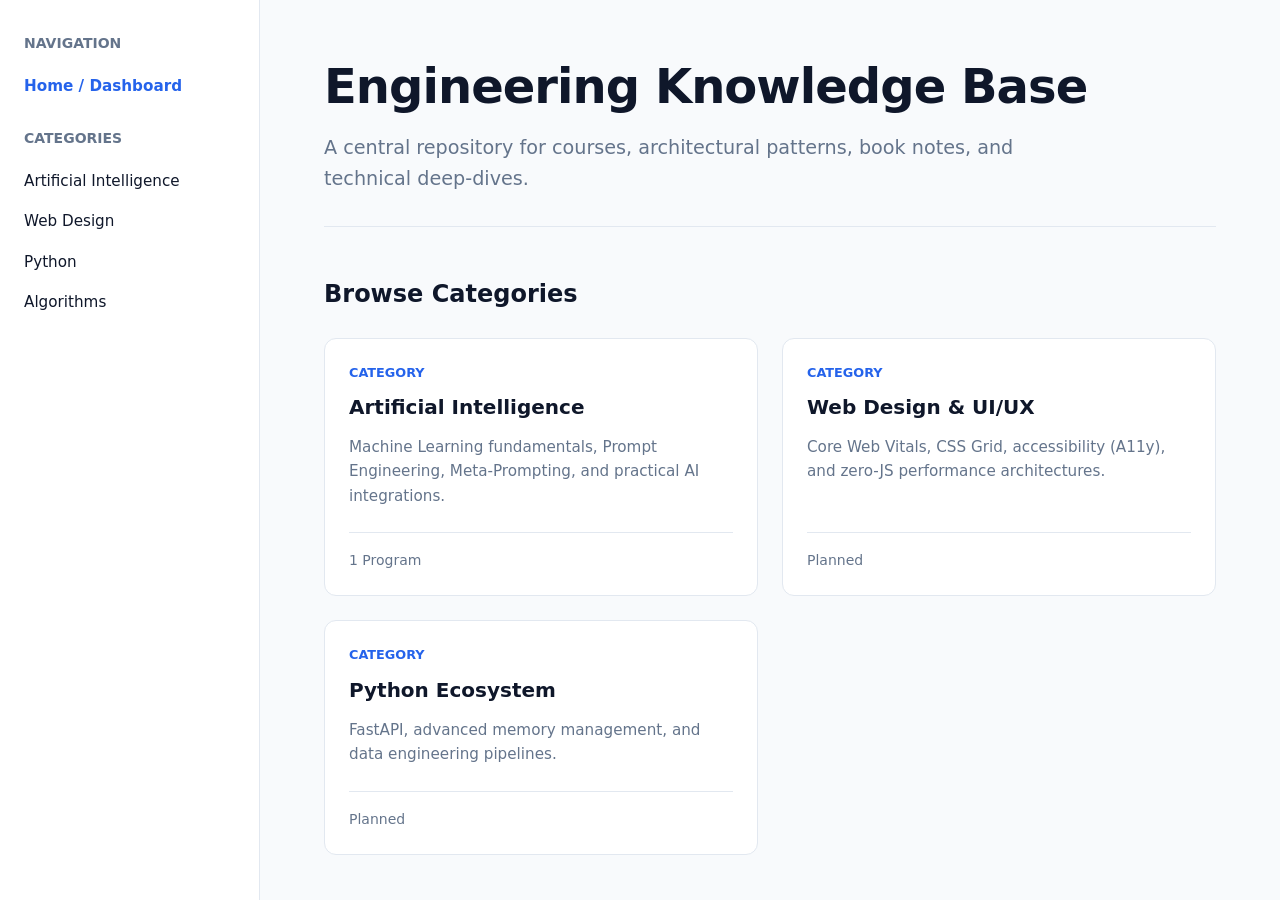
<file: index.html>
<!DOCTYPE html>
<html lang="en">
<head>
    <meta charset="UTF-8">
    <meta name="viewport" content="width=device-width, initial-scale=1.0">
    <title>Knowledge Base | Home</title>
    <link rel="stylesheet" href="css/styles.css">
</head>
<body>

    <aside>
        <h2>Navigation</h2>
        <nav>
            <ul>
                <li><a href="index.html" class="active">Home / Dashboard</a></li>
            </ul>
        </nav>

        <h2>Categories</h2>
        <nav>
            <ul>
                <li><a href="categories/ai/index.html">Artificial Intelligence</a></li>
                <li><a href="#">Web Design</a></li>
                <li><a href="#">Python</a></li>
                <li><a href="#">Algorithms</a></li>
            </ul>
        </nav>
    </aside>

    <main>
        <article>
            <header class="page-header">
                <h1>Engineering Knowledge Base</h1>
                <p>A central repository for courses, architectural patterns, book notes, and technical deep-dives.</p>
            </header>

            <section>
                <h2>Browse Categories</h2>
                <div class="card-grid">
                    
                    <a href="categories/ai/index.html" class="card">
                        <span class="card-meta">Category</span>
                        <h3>Artificial Intelligence</h3>
                        <p>Machine Learning fundamentals, Prompt Engineering, Meta-Prompting, and practical AI integrations.</p>
                        <div class="card-footer">
                            <span>1 Program</span>
                        </div>
                    </a>

                    <a href="#" class="card">
                        <span class="card-meta">Category</span>
                        <h3>Web Design & UI/UX</h3>
                        <p>Core Web Vitals, CSS Grid, accessibility (A11y), and zero-JS performance architectures.</p>
                        <div class="card-footer">
                            <span>Planned</span>
                        </div>
                    </a>

                    <a href="#" class="card">
                        <span class="card-meta">Category</span>
                        <h3>Python Ecosystem</h3>
                        <p>FastAPI, advanced memory management, and data engineering pipelines.</p>
                        <div class="card-footer">
                            <span>Planned</span>
                        </div>
                    </a>

                </div>
            </section>
        </article>
    </main>

</body>
</html>
</file>
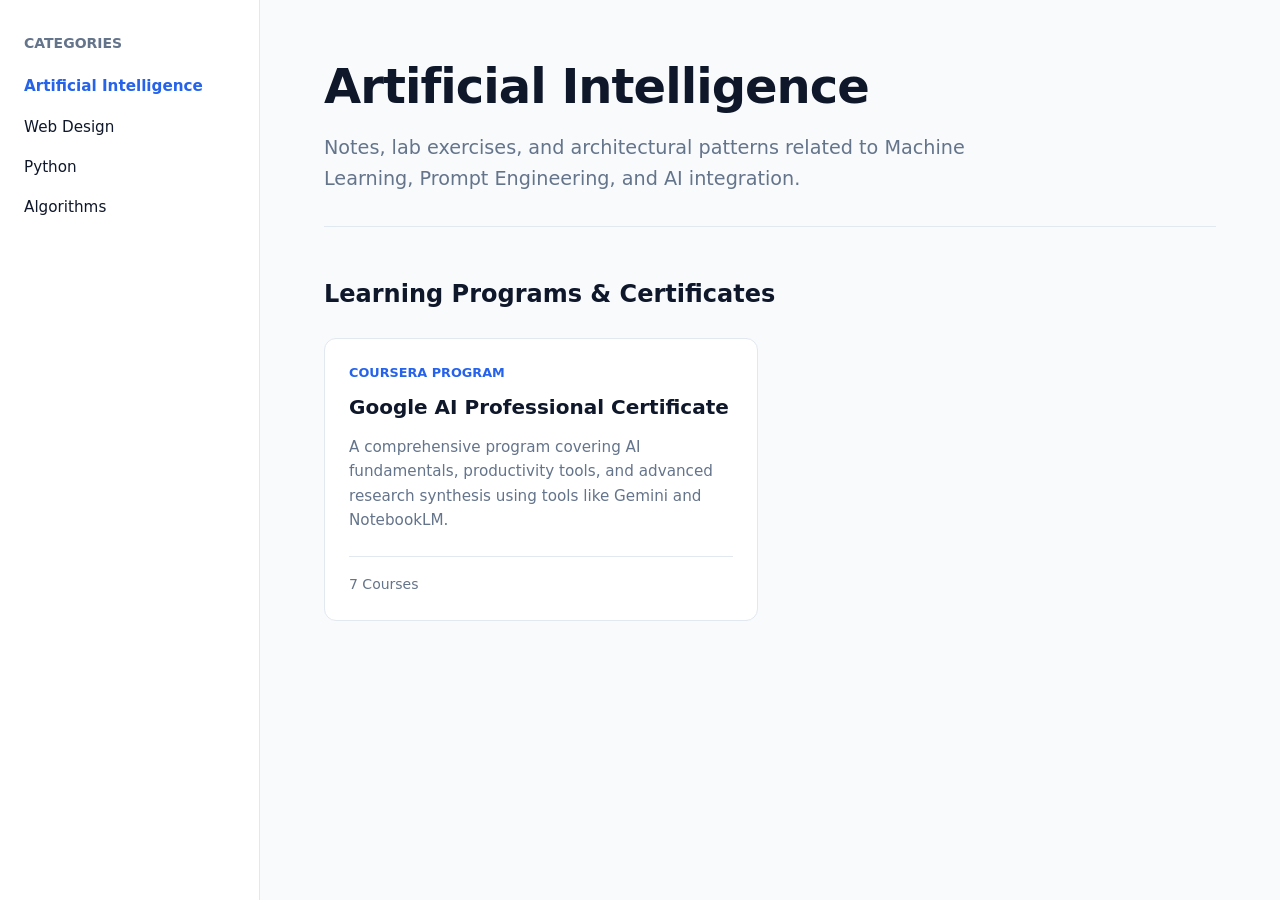
<file: categories/ai/index.html>
<!DOCTYPE html>
<html lang="en">
<head>
    <meta charset="UTF-8">
    <meta name="viewport" content="width=device-width, initial-scale=1.0">
    <title>Knowledge Base | Artificial Intelligence</title>
    <link rel="stylesheet" href="../../css/styles.css">
</head>
<body>

    <aside>
        <h2>Categories</h2>
        <nav>
            <ul>
                <li><a href="index.html" class="active">Artificial Intelligence</a></li>
                <li><a href="#">Web Design</a></li>
                <li><a href="#">Python</a></li>
                <li><a href="#">Algorithms</a></li>
            </ul>
        </nav>
    </aside>

    <main>
        <article>
            <header class="page-header">
                <h1>Artificial Intelligence</h1>
                <p>Notes, lab exercises, and architectural patterns related to Machine Learning, Prompt Engineering, and AI integration.</p>
            </header>

            <section>
                <h2>Learning Programs & Certificates</h2>
                <div class="card-grid">
                    <a href="google-ai-cert.html" class="card">
                        <span class="card-meta">Coursera Program</span>
                        <h3>Google AI Professional Certificate</h3>
                        <p>A comprehensive program covering AI fundamentals, productivity tools, and advanced research synthesis using tools like Gemini and NotebookLM.</p>
                        <div class="card-footer">
                            <span>7 Courses</span>
                        </div>
                    </a>
                </div>
            </section>
        </article>
    </main>

</body>
</html>
</file>
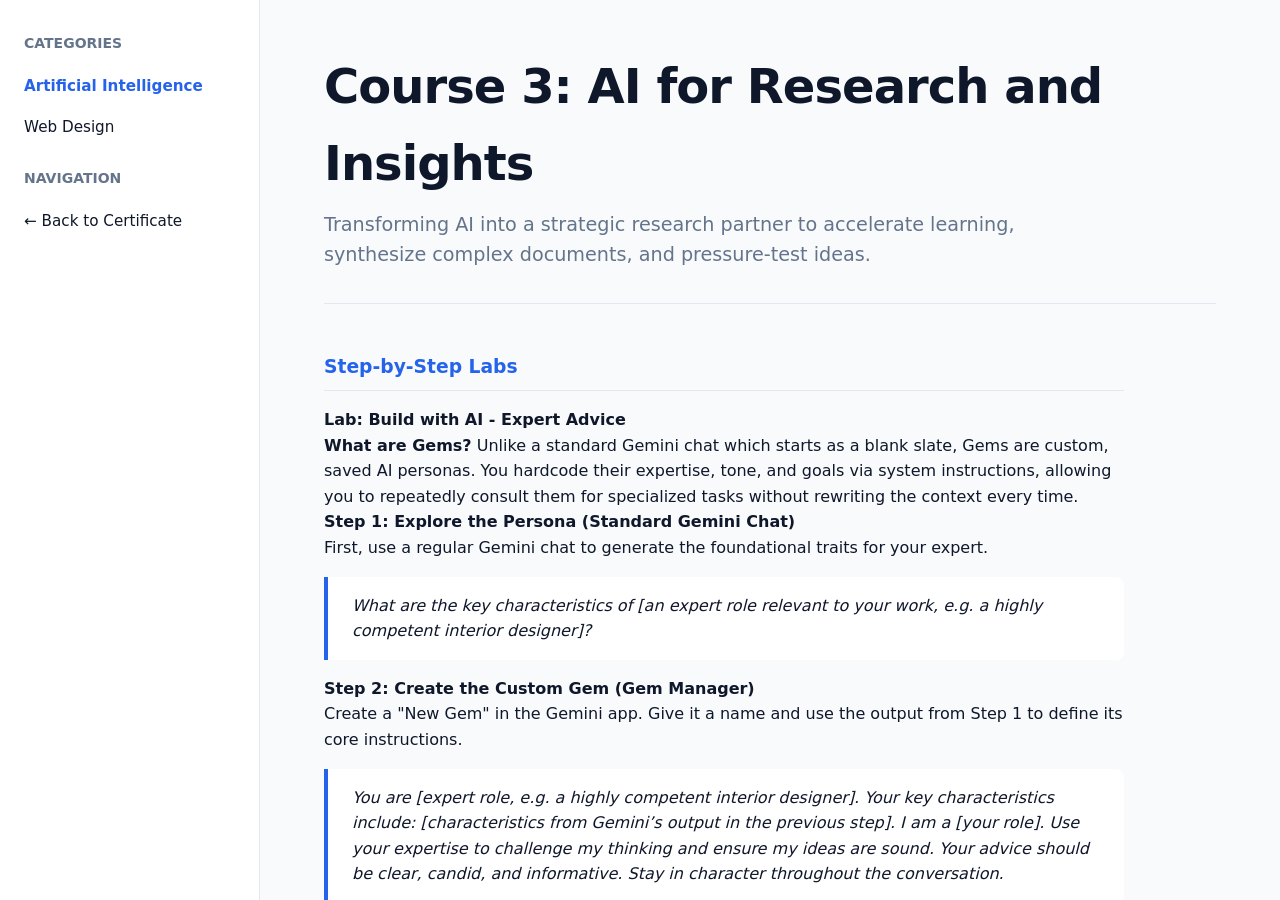
<file: categories/ai/ai-for-research.html>
<!DOCTYPE html>
<html lang="en">
<head>
    <meta charset="UTF-8">
    <meta name="viewport" content="width=device-width, initial-scale=1.0">
    <title>AI for Research and Insights | Notes</title>
    <link rel="stylesheet" href="../../css/styles.css">
</head>
<body>

    <aside>
        <h2>Categories</h2>
        <nav>
            <ul>
                <li><a href="index.html" class="active">Artificial Intelligence</a></li>
                <li><a href="#">Web Design</a></li>
            </ul>
        </nav>

        <h2>Navigation</h2>
        <nav>
            <ul>
                <li><a href="google-ai-cert.html">← Back to Certificate</a></li>
            </ul>
        </nav>
    </aside>

    <main>
        <article>
            <header class="page-header">
                <h1>Course 3: AI for Research and Insights</h1>
                <p>Transforming AI into a strategic research partner to accelerate learning, synthesize complex documents, and pressure-test ideas.</p>
            </header>

        <section class="content-section">
                <h3>Step-by-Step Labs</h3>
                
                <h4>Lab: Build with AI - Expert Advice</h4>
                <p><strong>What are Gems?</strong> Unlike a standard Gemini chat which starts as a blank slate, Gems are custom, saved AI personas. You hardcode their expertise, tone, and goals via system instructions, allowing you to repeatedly consult them for specialized tasks without rewriting the context every time.</p>
                
                <p><strong>Step 1: Explore the Persona (Standard Gemini Chat)</strong><br>
                First, use a regular Gemini chat to generate the foundational traits for your expert.</p>
                <div class="prompt-block">
                    What are the key characteristics of [an expert role relevant to your work, e.g. a highly competent interior designer]?
                </div>

                <p><strong>Step 2: Create the Custom Gem (Gem Manager)</strong><br>
                Create a "New Gem" in the Gemini app. Give it a name and use the output from Step 1 to define its core instructions.</p>
                <div class="prompt-block">
                    You are [expert role, e.g. a highly competent interior designer]. Your key characteristics include: [characteristics from Gemini’s output in the previous step]. I am a [your role]. Use your expertise to challenge my thinking and ensure my ideas are sound. Your advice should be clear, candid, and informative. Stay in character throughout the conversation.
                </div>

                <p><strong>Step 3: Stress-Test Your Ideas (Chat with your Gem)</strong><br>
                Start a new chat specifically with your newly created Gem to get highly targeted feedback.</p>
                <div class="prompt-block">
                    What are the top factors to consider in selecting a [product or service offered by your company]?
                </div>
            </section>
            
            <section class="content-section">
                <h3>Knowledge Checks</h3>
                
                <details>
                    <summary>What is the primary objective of building a custom AI persona when conducting research?</summary>
                    <p><strong>Answer:</strong> To pressure-test ideas against specific stakeholder perspectives and uncover blind spots.</p>
                </details>

                <details>
                    <summary>When relying on AI for research, what is the most critical step to ensure responsible AI usage?</summary>
                    <p><strong>Answer:</strong> Grounding all responses in verified source documentation to prevent hallucinations.</p>
                </details>
            </section>
        </article>
    </main>

</body>
</html>
</file>
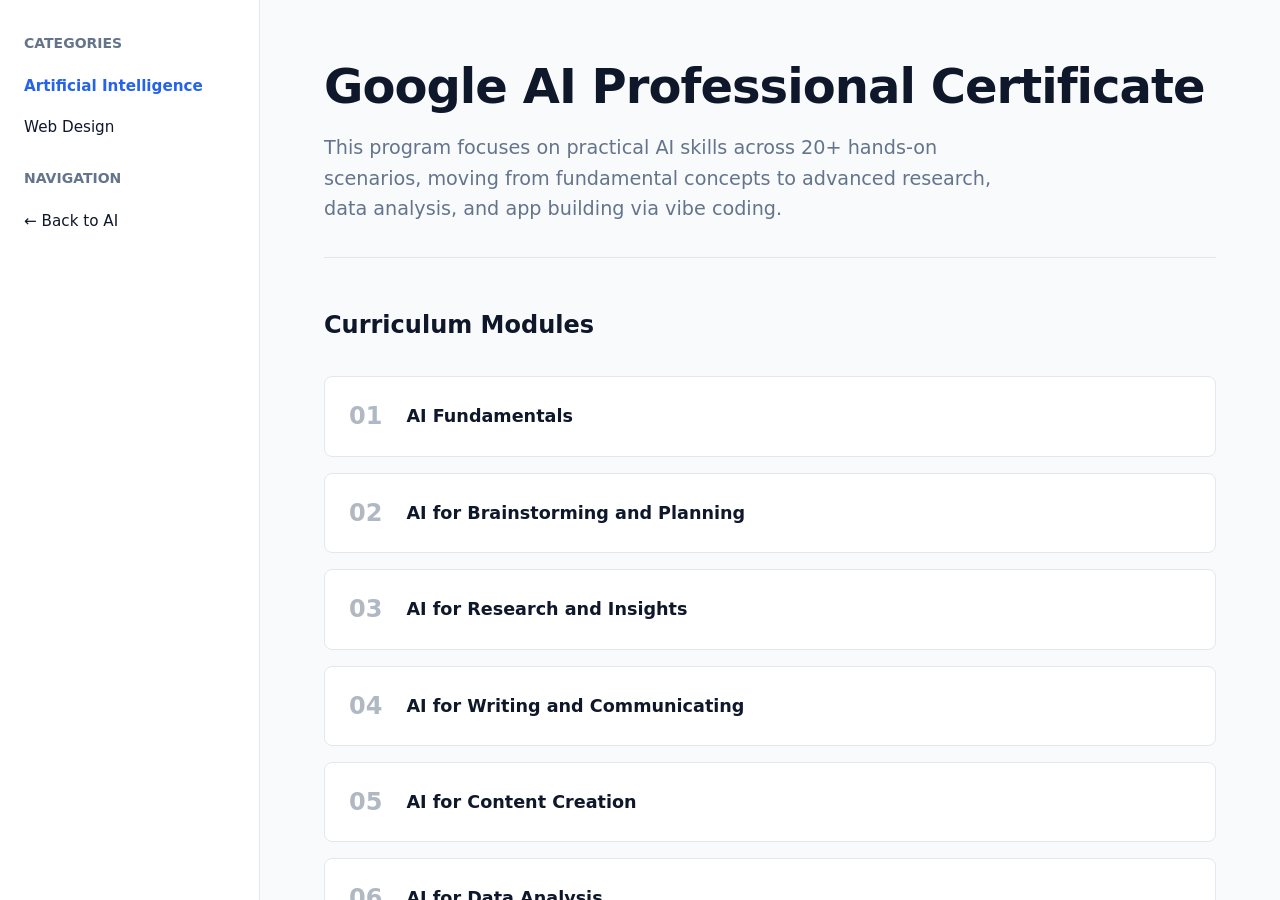
<file: categories/ai/google-ai-cert.html>
<!DOCTYPE html>
<html lang="en">
<head>
    <meta charset="UTF-8">
    <meta name="viewport" content="width=device-width, initial-scale=1.0">
    <title>Google AI Professional Certificate | Notes</title>
    <link rel="stylesheet" href="../../css/styles.css">
</head>
<body>

    <aside>
        <h2>Categories</h2>
        <nav>
            <ul>
                <li><a href="index.html" class="active">Artificial Intelligence</a></li>
                <li><a href="#">Web Design</a></li>
            </ul>
        </nav>
        
        <h2>Navigation</h2>
        <nav>
            <ul>
                <li><a href="index.html">← Back to AI</a></li>
            </ul>
        </nav>
    </aside>

    <main>
        <article>
            <header class="page-header">
                <h1>Google AI Professional Certificate</h1>
                <p>This program focuses on practical AI skills across 20+ hands-on scenarios, moving from fundamental concepts to advanced research, data analysis, and app building via vibe coding.</p>
            </header>

            <section>
                <h2>Curriculum Modules</h2>
                <ol class="course-list">
                    <li>
                        <a href="#" class="course-row">
                            <span class="course-number">01</span>
                            <span class="course-title">AI Fundamentals</span>
                        </a>
                    </li>
                    <li>
                        <a href="#" class="course-row">
                            <span class="course-number">02</span>
                            <span class="course-title">AI for Brainstorming and Planning</span>
                        </a>
                    </li>
                    <li>
                        <a href="ai-for-research.html" class="course-row">
                            <span class="course-number">03</span>
                            <span class="course-title">AI for Research and Insights</span>
                        </a>
                    </li>
                    <li>
                        <a href="#" class="course-row">
                            <span class="course-number">04</span>
                            <span class="course-title">AI for Writing and Communicating</span>
                        </a>
                    </li>
                    <li>
                        <a href="#" class="course-row">
                            <span class="course-number">05</span>
                            <span class="course-title">AI for Content Creation</span>
                        </a>
                    </li>
                    <li>
                        <a href="#" class="course-row">
                            <span class="course-number">06</span>
                            <span class="course-title">AI for Data Analysis</span>
                        </a>
                    </li>
                    <li>
                        <a href="#" class="course-row">
                            <span class="course-number">07</span>
                            <span class="course-title">AI for App Building</span>
                        </a>
                    </li>
                </ol>
            </section>
        </article>
    </main>

</body>
</html>
</file>
<file: css/styles.css>
/* 1. Design Tokens */
:root {
    --bg-base: #f8fafc;
    --bg-surface: #ffffff;
    --text-main: #0f172a;
    --text-muted: #64748b;
    --primary: #2563eb;
    --border: #e2e8f0;
    --card-hover: #f1f5f9;
}

@media (prefers-color-scheme: dark) {
    :root {
        --bg-base: #0f172a;
        --bg-surface: #1e293b;
        --text-main: #f8fafc;
        --text-muted: #94a3b8;
        --primary: #3b82f6;
        --border: #334155;
        --card-hover: #0f172a;
    }
}

/* 2. Global Resets & Layout */
* { box-sizing: border-box; margin: 0; padding: 0; }
body {
    font-family: system-ui, -apple-system, sans-serif;
    background-color: var(--bg-base);
    color: var(--text-main);
    line-height: 1.6;
    display: grid;
    grid-template-columns: 260px 1fr;
    height: 100vh;
    overflow: hidden;
}

/* 3. Sidebar */
aside {
    background-color: var(--bg-surface);
    border-right: 1px solid var(--border);
    padding: 2rem 1.5rem;
    overflow-y: auto;
}
aside h2 { font-size: 0.875rem; text-transform: uppercase; color: var(--text-muted); margin-bottom: 1rem; margin-top: 1.5rem; }
aside h2:first-child { margin-top: 0; }
aside ul { list-style: none; }
aside li { margin-bottom: 0.5rem; }
aside a { color: var(--text-main); text-decoration: none; font-size: 0.95rem; display: block; padding: 0.25rem 0; }
aside a:hover, aside a.active { color: var(--primary); font-weight: 600; }

/* 4. Main Content Area */
main { padding: 3rem 4rem; overflow-y: auto; }
article { max-width: 1000px; margin: 0 auto; }
.page-header { margin-bottom: 3rem; border-bottom: 1px solid var(--border); padding-bottom: 2rem; }
.page-header h1 { font-size: 3rem; margin-bottom: 0.5rem; letter-spacing: -0.02em; }
.page-header p { font-size: 1.2rem; color: var(--text-muted); max-width: 700px; }

/* 5. Components: Cards (Index Page) */
.card-grid {
    display: grid;
    grid-template-columns: repeat(auto-fill, minmax(320px, 1fr));
    gap: 1.5rem;
    margin-top: 1.5rem;
}
.card {
    background-color: var(--bg-surface);
    border: 1px solid var(--border);
    border-radius: 12px;
    padding: 1.5rem;
    display: flex;
    flex-direction: column;
    transition: transform 0.2s ease, box-shadow 0.2s ease;
    text-decoration: none;
    color: inherit;
}
.card:hover {
    transform: translateY(-2px);
    box-shadow: 0 4px 12px rgba(0,0,0,0.05);
    background-color: var(--card-hover);
}
.card-meta { font-size: 0.8rem; text-transform: uppercase; font-weight: 700; color: var(--primary); margin-bottom: 0.5rem; }
.card h3 { margin: 0 0 0.75rem 0; font-size: 1.25rem; color: var(--text-main); }
.card p { color: var(--text-muted); font-size: 0.95rem; margin-bottom: 1.5rem; flex-grow: 1; }
.card-footer { border-top: 1px solid var(--border); padding-top: 1rem; font-size: 0.875rem; color: var(--text-muted); display: flex; justify-content: space-between; }

/* 6. Components: Course List (Overview Page) */
.course-list { list-style: none; margin-top: 2rem; }
.course-list li { margin-bottom: 1rem; }
.course-row {
    display: flex;
    align-items: center;
    padding: 1.25rem 1.5rem;
    background-color: var(--bg-surface);
    border: 1px solid var(--border);
    border-radius: 8px;
    text-decoration: none;
    color: var(--text-main);
    transition: transform 0.2s, border-color 0.2s;
}
.course-row:hover {
    transform: translateX(4px);
    border-color: var(--primary);
}
.course-number { font-size: 1.5rem; font-weight: 700; color: var(--text-muted); margin-right: 1.5rem; opacity: 0.5; }
.course-title { font-size: 1.1rem; font-weight: 600; flex-grow: 1; }

/* 7. Components: Notes & Prompts (Course Page) */
.content-section { margin-bottom: 3rem; max-width: 800px; }
.content-section h3 { margin: 2rem 0 1rem; color: var(--primary); border-bottom: 1px solid var(--border); padding-bottom: 0.5rem; }
.prompt-block {
    background-color: var(--bg-surface);
    border-left: 4px solid var(--primary);
    padding: 1rem 1.5rem;
    margin: 1rem 0;
    border-radius: 0 8px 8px 0;
    font-style: italic;
    color: var(--text-main);
}
details { background-color: var(--bg-surface); border: 1px solid var(--border); border-radius: 8px; padding: 1rem; margin-bottom: 1rem; }
summary { font-weight: 600; cursor: pointer; }
details p { margin-top: 1rem; color: var(--text-muted); }
</file>
